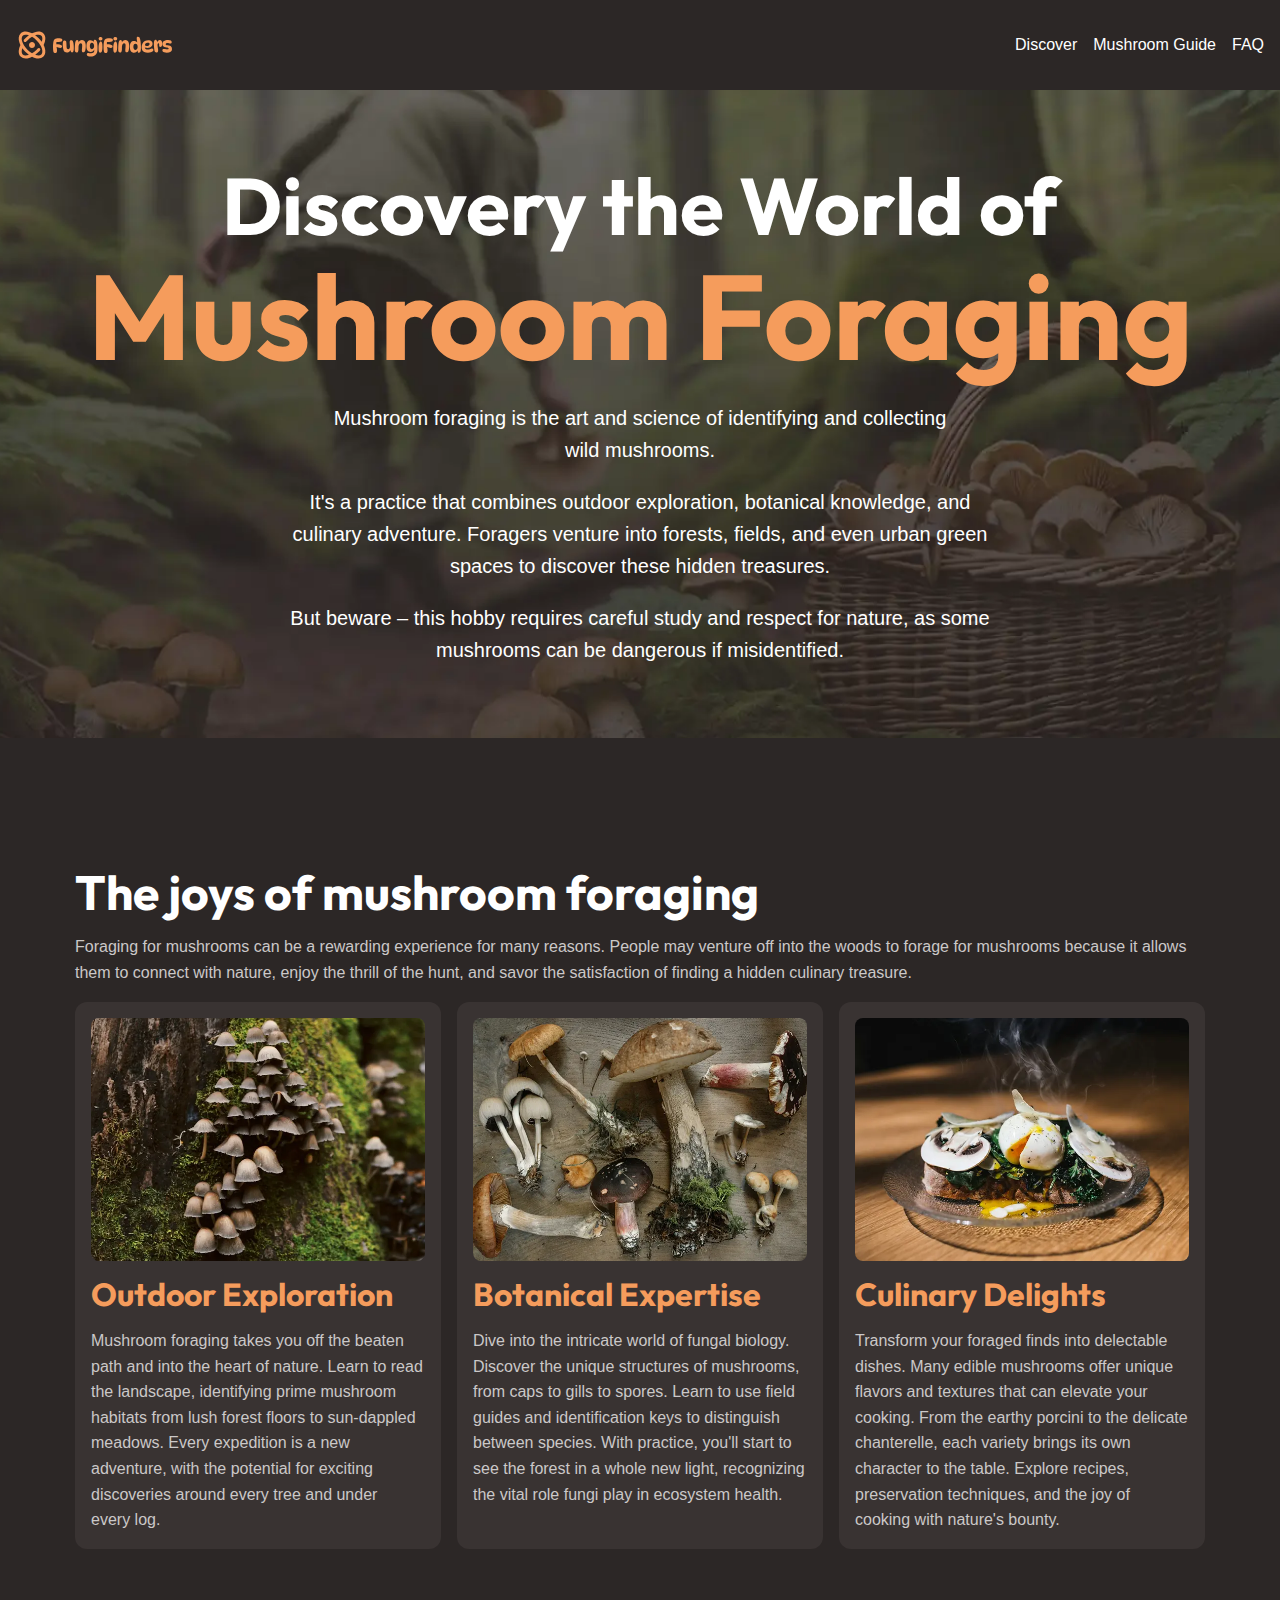
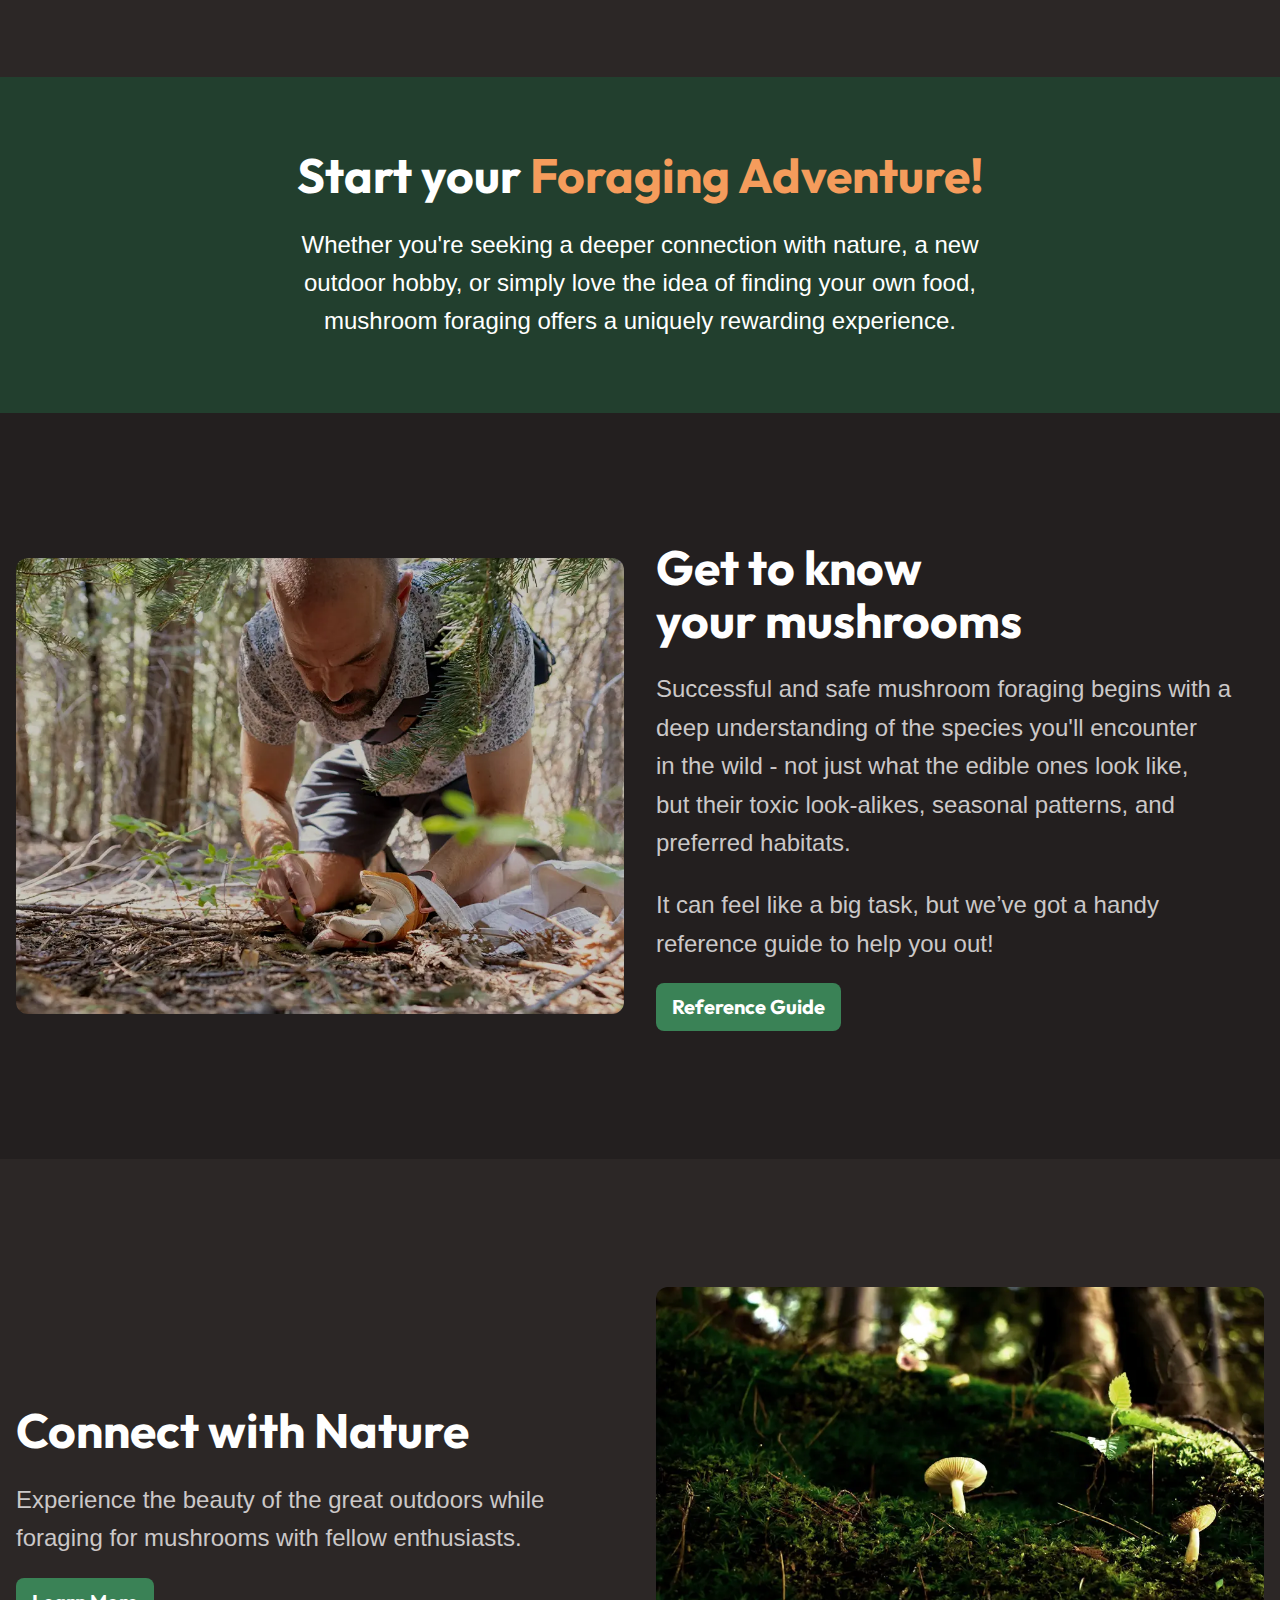
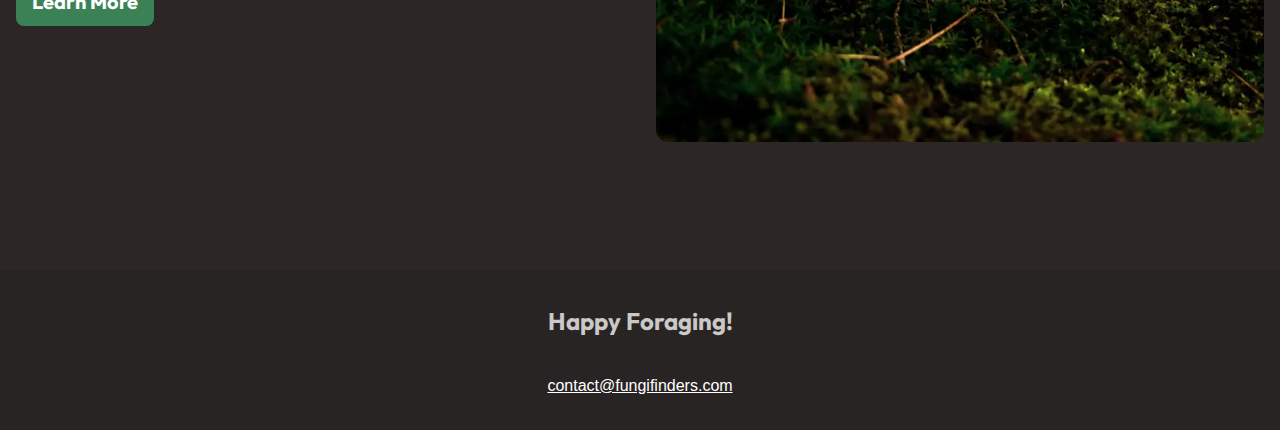
<file: index.html>
<!DOCTYPE html>
<html lang="en">
  <head>
    <meta charset="UTF-8" />
    <meta name="viewport" content="width=device-width, initial-scale=1.0" />
    <title>Fungi Finders</title>
    <link rel="stylesheet" href="/style.css" />
    <link rel="preconnect" href="https://fonts.googleapis.com" />
    <link rel="preconnect" href="https://fonts.gstatic.com" crossorigin />
    <link
      href="https://fonts.googleapis.com/css2?family=Fira+Sans:wght@400;700&family=Outfit:wght@100..900&display=swap"
      rel="stylesheet"
    />
    <script src="/main.js" defer></script>
  </head>
  <body>
    <a class="skip-to-main" href="#main">Skip to main content</a>
    <header class="site-header">
      <div class="wrapper" data-width="wide">
        <div class="site-header__inner">
          <img src="/assets/fungi-finders.svg" alt="Fungi Finders" />
          <button aria-controls="primary-nav" aria-expanded="false">
            <span class="visually-hidden">Menu</span>
            <img src="/assets/hamburger.svg" alt="">
          </button>
          <nav id="primary-nav" class="primary-navigation">
            <ul>
              <li><a href="/">Discover</a></li>
              <li><a href="/mushroom-guide.html">Mushroom Guide</a></li>
              <li><a href="/mushroom-guide.html#faq">FAQ</a></li>
            </ul>
          </nav>
        </div>
      </div>
    </header>
    <main id="main">
      <section class="hero section flow" data-padding="compact">
        <div class="wrapper">
          <h1 class="hero__title">Discovery the World of <span>Mushroom Foraging</span></h1>
        </div>
        <div class="wrapper" data-width="narrow">
          <div class="flow">
            <p>
              Mushroom foraging is the art and science of identifying and
              collecting wild mushrooms.
            </p>
            <p>
              It's a practice that combines outdoor exploration, botanical
              knowledge, and culinary adventure. Foragers venture into forests,
              fields, and even urban green spaces to discover these hidden
              treasures.
            </p>
            <p>
              But beware – this hobby requires careful study and respect for
              nature, as some mushrooms can be dangerous if misidentified.
            </p>
          </div>
        </div>
      </section>

      <section class="section">
        <div class="wrapper flow">
          <h2 class="section-title">The joys of mushroom foraging</h2>
          <p>
            Foraging for mushrooms can be a rewarding experience for many
            reasons. People may venture off into the woods to forage for
            mushrooms because it allows them to connect with nature, enjoy the
            thrill of the hunt, and savor the satisfaction of finding a hidden
            culinary treasure.
          </p>
          <!--  three columns  -->
          <div class="equal-columns">
            <div class="card">
              <img
                src="/assets/outdoor-exploration.webp"
                alt="Tightly grouped mushrooms"
              />
              <h3 class="card__title">Outdoor Exploration</h3>
              <p>
                Mushroom foraging takes you off the beaten path and into the
                heart of nature. Learn to read the landscape, identifying prime
                mushroom habitats from lush forest floors to sun-dappled
                meadows. Every expedition is a new adventure, with the potential
                for exciting discoveries around every tree and under every log.
              </p>
            </div>
            <div class="card">
              <img
                src="/assets/botanical-expertise.webp"
                alt="Wild mushrooms on a table"
              />
              <h3 class="card__title">Botanical Expertise</h3>
              <p>
                Dive into the intricate world of fungal biology. Discover the
                unique structures of mushrooms, from caps to gills to spores.
                Learn to use field guides and identification keys to distinguish
                between species. With practice, you'll start to see the forest
                in a whole new light, recognizing the vital role fungi play in
                ecosystem health.
              </p>
            </div>
            <div class="card">
              <img
                src="/assets/culinary-delight.webp"
                alt="A plate of mushrooms"
              />
              <h3 class="card__title">Culinary Delights</h3>
              <p>
                Transform your foraged finds into delectable dishes. Many edible
                mushrooms offer unique flavors and textures that can elevate
                your cooking. From the earthy porcini to the delicate
                chanterelle, each variety brings its own character to the table.
                Explore recipes, preservation techniques, and the joy of cooking
                with nature's bounty.
              </p>
            </div>
          </div>
        </div>
      </section>

      <section
        class="background-accent text-center section"
        data-padding="compact"
      >
        <div class="wrapper" data-width="narrow">
          <div class="flow font-size-lg text-high-contrast">
            <h2 class="section-title">
              Start your <span class="text-brand">Foraging Adventure!</span>
            </h2>
            <p>
              Whether you're seeking a deeper connection with nature, a new
              outdoor hobby, or simply love the idea of finding your own food,
              mushroom foraging offers a uniquely rewarding experience.
            </p>
          </div>
        </div>
      </section>
      <section class="background-extra-dark section">
        <!-- two columns -->
        <div class="wrapper" data-width="wide">
          <div class="equal-columns" data-gap="large" data-alignment="centered">
            <div>
              <img
                src="/assets/get-to-know.webp"
                alt="A man on his knees harvesting mushroom"
              />
            </div>
            <div class="flow font-size-lg">
              <h2 class="section-title">Get to know your mushrooms</h2>
              <p>
                Successful and safe mushroom foraging begins with a deep
                understanding of the species you'll encounter in the wild - not
                just what the edible ones look like, but their toxic
                look-alikes, seasonal patterns, and preferred habitats.
              </p>
              <p>
                It can feel like a big task, but we’ve got a handy reference
                guide to help you out!
              </p>
              <a class="button"
                ><span class="visually-hidden"
                  >Learn more about wild mushrooms using our handy</span
                >
                Reference Guide</a
              >
            </div>
          </div>
        </div>
      </section>

      <section class="section">
        <!-- two columns -->
        <div class="wrapper" data-width="wide">
          <div class="equal-columns" data-gap="large" data-alignment="centered">
            <div class="flow font-size-lg">
              <h2 class="section-title">Connect with Nature</h2>
              <p>
                Experience the beauty of the great outdoors while foraging for
                mushrooms with fellow enthusiasts.
              </p>
              <a class="button" href=""
                >Learn More
                <span class="visually-hidden"
                  >about the different types of mushrooms using our handy
                  mushroom guide.
                </span></a
              >
            </div>
            <div>
              <div>
                <img
                  src="/assets/nature.webp"
                  alt="A small white mushroom growing on a mossy forest floor"
                />
              </div>
            </div>
          </div>
        </div>
      </section>
    </main>
    <footer class="site-footer">
      <p class="site-footer__title">Happy Foraging!</p>
      <a href="mailto:contact@fungifinders.com">contact@fungifinders.com</a>
    </footer>
  </body>
</html>
</file>
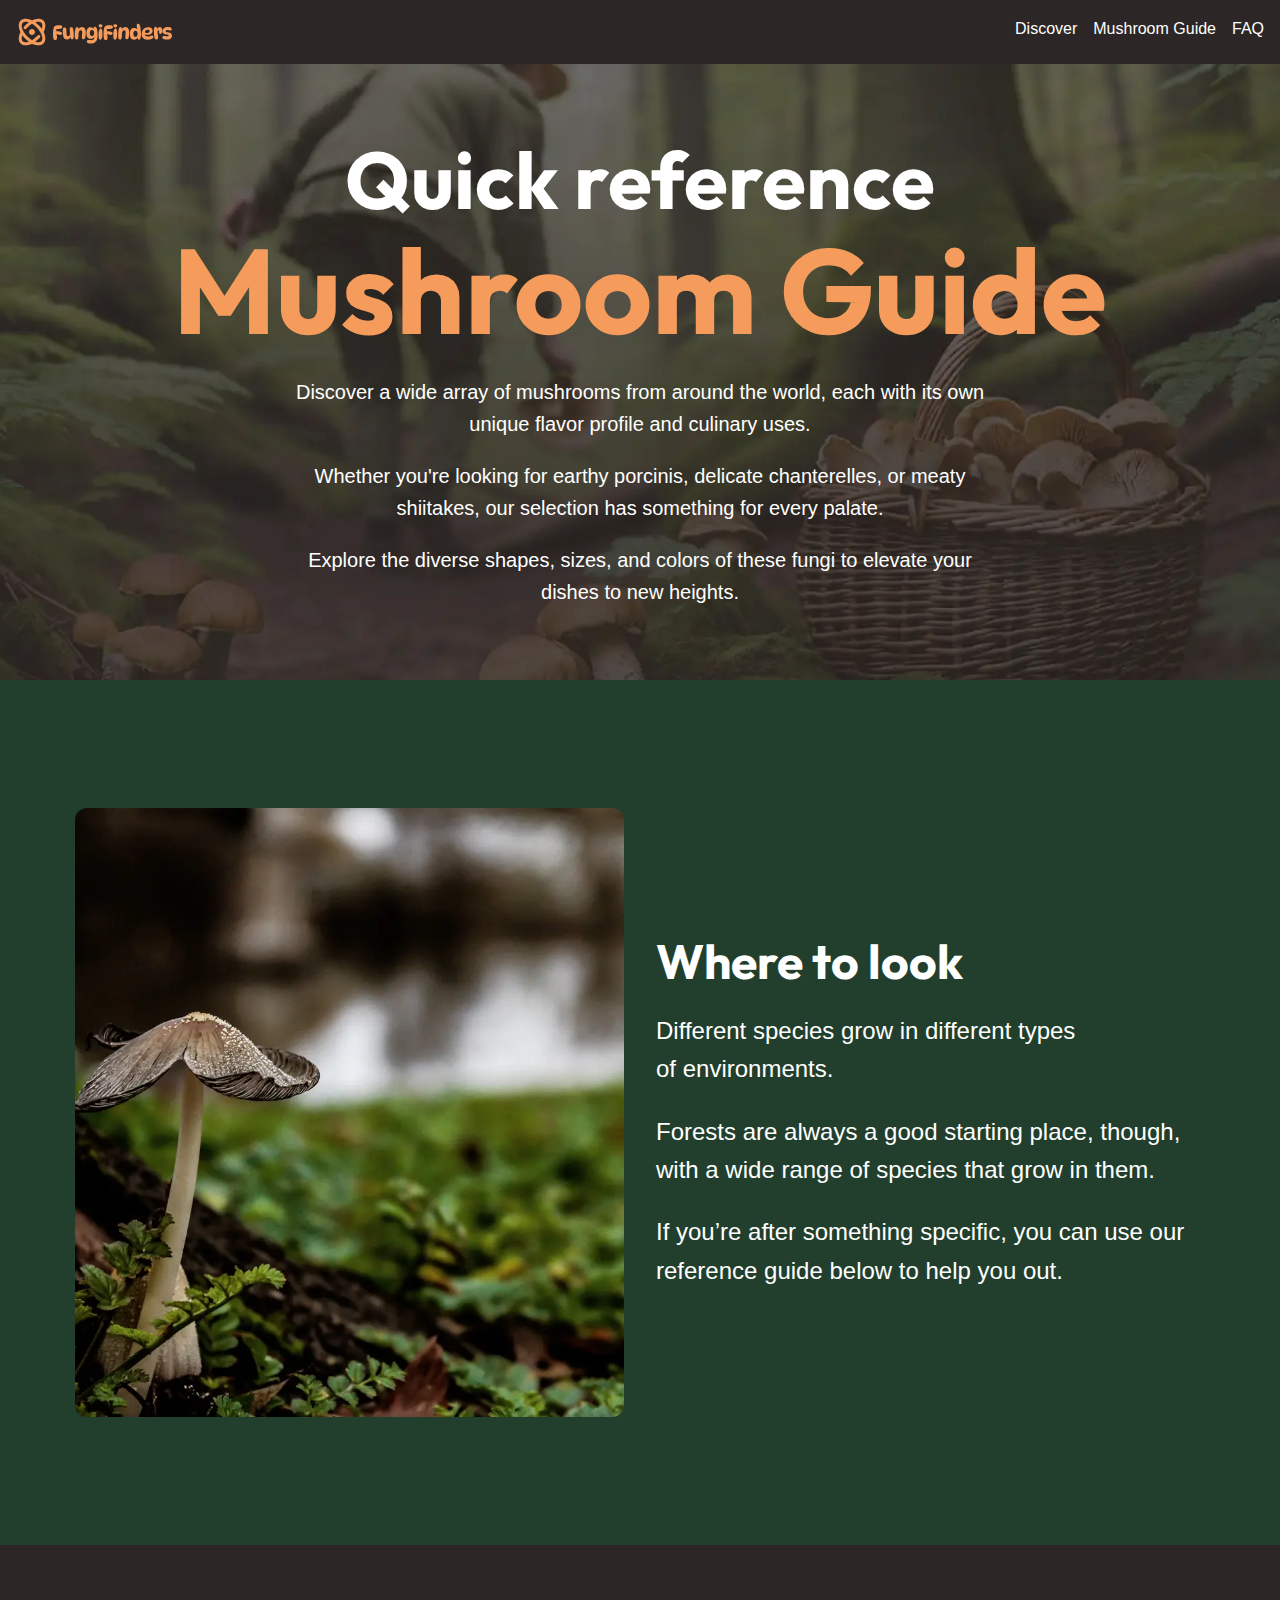
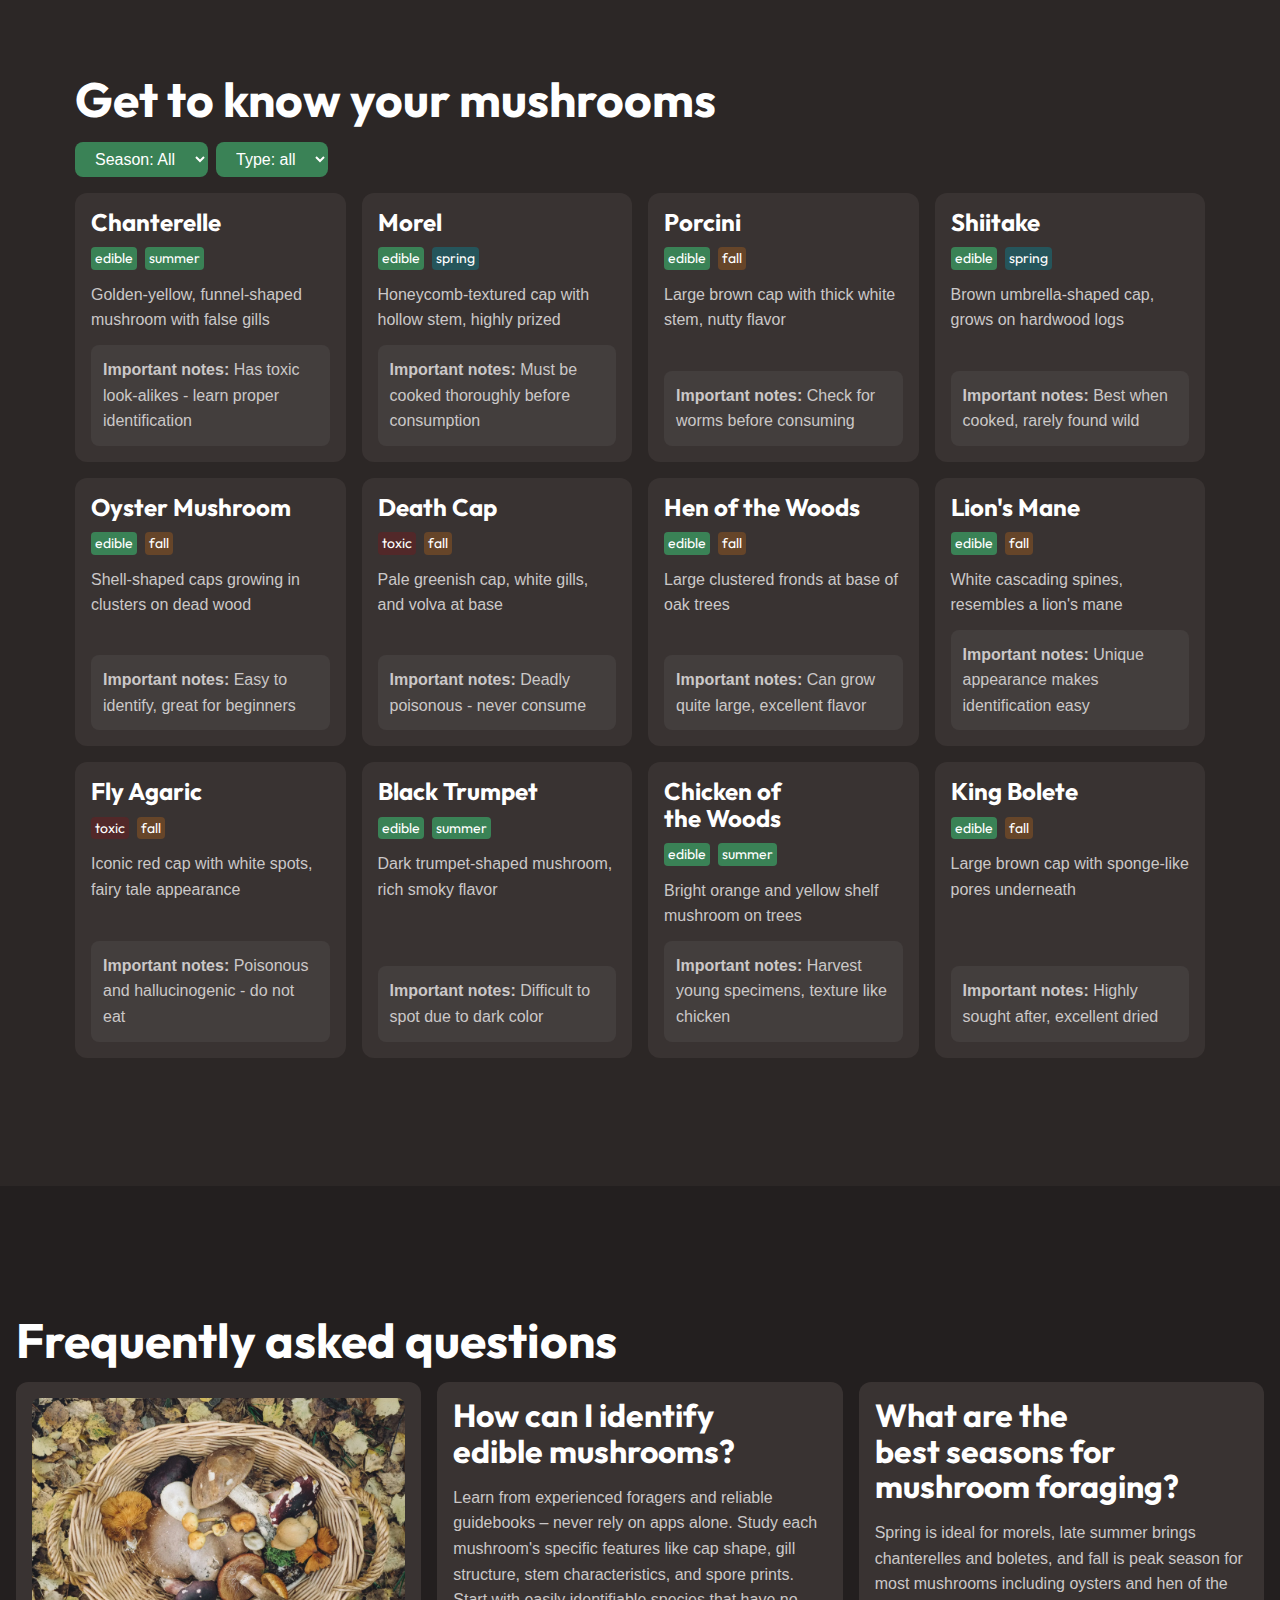
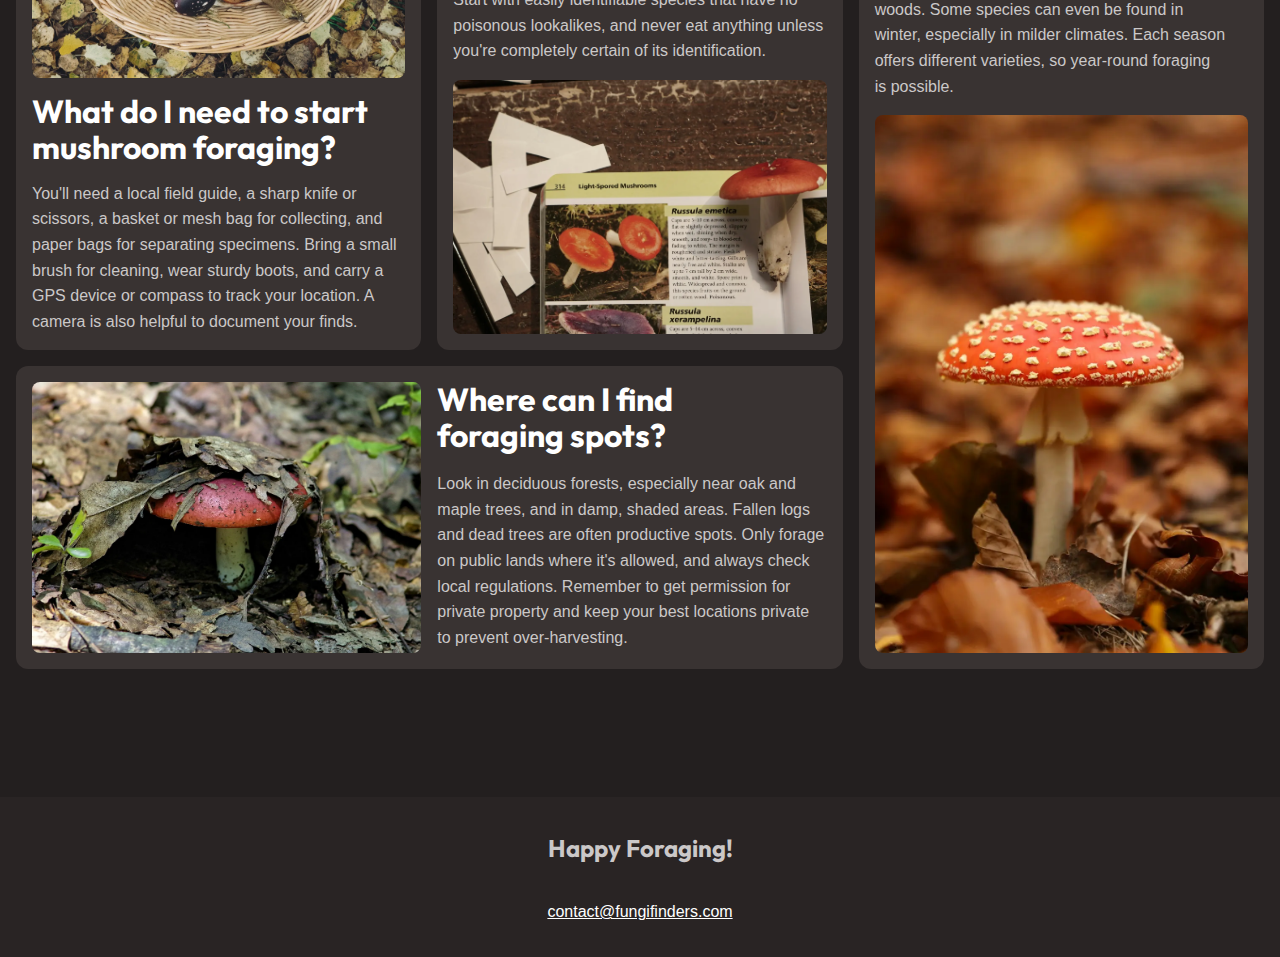
<file: mushroom-guide.html>
<!DOCTYPE html>
<html lang="en">
  <head>
    <meta charset="UTF-8" />
    <meta name="viewport" content="width=device-width, initial-scale=1.0" />
    <title>Fungi Finders</title>
    <link rel="stylesheet" href="/style.css" />
    <link rel="preconnect" href="https://fonts.googleapis.com" />
    <link rel="preconnect" href="https://fonts.gstatic.com" crossorigin />
    <link
      href="https://fonts.googleapis.com/css2?family=Fira+Sans:wght@400;700&family=Outfit:wght@100..900&display=swap"
      rel="stylesheet"
    />
    <script src="/main.js" defer></script>
  </head>
  <body>
    <a class="skip-to-main" href="#main">Skip to main content</a>
    <header class="site-header">
      <div class="wrapper" data-width="wide">
        <div class="site-header__inner">
          <img src="/assets/fungi-finders.svg" alt="Fungi Finders" />
          <button aria-controls="primary-nav" aria-expanded="false">
            <span class="visually-hidden">Menu</span>
            <img src="/assets/hamburger.svg" alt="" />
          </button>
          <nav id="primary-nav" class="primary-navigation">
            <ul role="list">
              <li><a href="/">Discover</a></li>
              <li><a href="/mushroom-guide.html">Mushroom Guide</a></li>
              <li><a href="/mushroom-guide.html#faq">FAQ</a></li>
            </ul>
          </nav>
        </div>
      </div>
    </header>
    <main id="main">
      <section class="hero section flow" data-padding="compact">
        <div class="wrapper">
          <h1 class="hero__title">
            Quick reference <span>Mushroom Guide</span>
          </h1>
        </div>
        <div class="wrapper" data-width="narrow">
          <div class="flow">
            <p>
              Discover a wide array of mushrooms from around the world, each
              with its own unique flavor profile and culinary uses.
            </p>
            <p>
              Whether you're looking for earthy porcinis, delicate chanterelles,
              or meaty shiitakes, our selection has something for every palate.
            </p>
            <p>
              Explore the diverse shapes, sizes, and colors of these fungi to
              elevate your dishes to new heights.
            </p>
          </div>
        </div>
      </section>

      <!-- Where to look -->
      <section class="section background-accent">
        <div class="wrapper">
          <div class="equal-columns" data-alignment="centered" data-gap="large">
            <div>
              <img
                src="assets/where-to-look.webp"
                alt="A white mushroom with a large cap in the forest floor"
              />
            </div>
            <div class="flow font-size-lg text-high-contrast">
              <h2 class="section-title">Where to look</h2>
              <p>Different species grow in different types of environments.</p>
              <p>
                Forests are always a good starting place, though, with a wide
                range of species that grow in them.
              </p>
              <p>
                If you’re after something specific, you can use our reference
                guide below to help you out.
              </p>
            </div>
          </div>
        </div>
      </section>

      <section class="mushroom-guide section">
        <div class="wrapper">
          <div class="flow">
            <h2 class="section-title">Get to know your mushrooms</h2>
            <div class="flex-group">
              <select>
                <option value="all">Season: All</option>
                <option value="spring">Spring</option>
                <option value="summer">Summer</option>
                <option value="fall">Fall</option>
              </select>
              <select>
                <option value="all">Type: all</option>
                <option value="edible">Edible</option>
                <option value="toxic">Toxic</option>
              </select>
            </div>
            <!-- grid of mushrooms -->
            <div class="grid-auto-fit">
              <!-- 12 cards here -->
              <div class="card">
                <h3 class="card__title">Chanterelle</h3>
                <ul
                  class="tag-list"
                  role="list"
                  aria-label="Mushroom characteristics"
                >
                  <li data-edible="edible">
                    <span class="visually-hidden">This mushroom is</span>edible
                  </li>
                  <li data-season="summer">
                    <span class="visually-hidden"
                      >Best season to harvest this mushroom is</span
                    >summer
                  </li>
                </ul>
                <p>Golden-yellow, funnel-shaped mushroom with false gills</p>
                <div class="card__note">
                  <strong>Important notes: </strong>Has toxic look-alikes -
                  learn proper identification
                </div>
              </div>
              <div class="card">
                <h3 class="card__title">Morel</h3>
                <ul
                  class="tag-list"
                  role="list"
                  aria-label="Mushroom characteristics"
                >
                  <li data-edible="edible">
                    <span class="visually-hidden">This mushroom is</span>edible
                  </li>
                  <li data-season="spring">
                    <span class="visually-hidden"
                      >Best season to harvest this mushroom is</span
                    >spring
                  </li>
                </ul>
                <p>Honeycomb-textured cap with hollow stem, highly prized</p>
                <div class="card__note">
                  <strong>Important notes: </strong>Must be cooked thoroughly
                  before consumption
                </div>
              </div>
              <div class="card">
                <h3 class="card__title">Porcini</h3>
                <ul
                  class="tag-list"
                  role="list"
                  aria-label="Mushroom characteristics"
                >
                  <li data-edible="edible">
                    <span class="visually-hidden">This mushroom is</span>edible
                  </li>
                  <li data-season="fall">
                    <span class="visually-hidden"
                      >Best season to harvest this mushroom is</span
                    >fall
                  </li>
                </ul>
                <p>Large brown cap with thick white stem, nutty flavor</p>
                <div class="card__note">
                  <strong>Important notes: </strong>Check for worms before
                  consuming
                </div>
              </div>
              <div class="card">
                <h3 class="card__title">Shiitake</h3>
                <ul
                  class="tag-list"
                  role="list"
                  aria-label="Mushroom characteristics"
                >
                  <li data-edible="edible">
                    <span class="visually-hidden">This mushroom is</span>edible
                  </li>
                  <li data-season="spring">
                    <span class="visually-hidden"
                      >Best season to harvest this mushroom is</span
                    >spring
                  </li>
                </ul>
                <p>Brown umbrella-shaped cap, grows on hardwood logs</p>
                <div class="card__note">
                  <strong>Important notes: </strong>Best when cooked, rarely
                  found wild
                </div>
              </div>
              <div class="card">
                <h3 class="card__title">Oyster Mushroom</h3>
                <ul
                  class="tag-list"
                  role="list"
                  aria-label="Mushroom characteristics"
                >
                  <li data-edible="edible">
                    <span class="visually-hidden">This mushroom is</span>edible
                  </li>
                  <li data-season="fall">
                    <span class="visually-hidden"
                      >Best season to harvest this mushroom is</span
                    >fall
                  </li>
                </ul>
                <p>Shell-shaped caps growing in clusters on dead wood</p>
                <div class="card__note">
                  <strong>Important notes: </strong>Easy to identify, great for
                  beginners
                </div>
              </div>
              <div class="card">
                <h3 class="card__title">Death Cap</h3>
                <ul
                  class="tag-list"
                  role="list"
                  aria-label="Mushroom characteristics"
                >
                  <li data-edible="toxic">
                    <span class="visually-hidden">This mushroom is</span>toxic
                  </li>
                  <li data-season="fall">
                    <span class="visually-hidden"
                      >Best season to harvest this mushroom is</span
                    >fall
                  </li>
                </ul>
                <p>Pale greenish cap, white gills, and volva at base</p>
                <div class="card__note">
                  <strong>Important notes: </strong>Deadly poisonous - never
                  consume
                </div>
              </div>
              <div class="card">
                <h3 class="card__title">Hen of the Woods</h3>
                <ul
                  class="tag-list"
                  role="list"
                  aria-label="Mushroom characteristics"
                >
                  <li data-edible="edible">
                    <span class="visually-hidden">This mushroom is</span>edible
                  </li>
                  <li data-season="fall">
                    <span class="visually-hidden"
                      >Best season to harvest this mushroom is</span
                    >fall
                  </li>
                </ul>
                <p>Large clustered fronds at base of oak trees</p>
                <div class="card__note">
                  <strong>Important notes: </strong>Can grow quite large,
                  excellent flavor
                </div>
              </div>
              <div class="card">
                <h3 class="card__title">Lion's Mane</h3>
                <ul
                  class="tag-list"
                  role="list"
                  aria-label="Mushroom characteristics"
                >
                  <li data-edible="edible">
                    <span class="visually-hidden">This mushroom is</span>edible
                  </li>
                  <li data-season="fall">
                    <span class="visually-hidden"
                      >Best season to harvest this mushroom is</span
                    >fall
                  </li>
                </ul>
                <p>White cascading spines, resembles a lion's mane</p>
                <div class="card__note">
                  <strong>Important notes: </strong>Unique appearance makes
                  identification easy
                </div>
              </div>
              <div class="card">
                <h3 class="card__title">Fly Agaric</h3>
                <ul
                  class="tag-list"
                  role="list"
                  aria-label="Mushroom characteristics"
                >
                  <li data-edible="toxic">
                    <span class="visually-hidden">This mushroom is</span>toxic
                  </li>
                  <li data-season="fall">
                    <span class="visually-hidden"
                      >Best season to harvest this mushroom is</span
                    >fall
                  </li>
                </ul>
                <p>Iconic red cap with white spots, fairy tale appearance</p>
                <div class="card__note">
                  <strong>Important notes: </strong>Poisonous and hallucinogenic
                  - do not eat
                </div>
              </div>
              <div class="card">
                <h3 class="card__title">Black Trumpet</h3>
                <ul
                  class="tag-list"
                  role="list"
                  aria-label="Mushroom characteristics"
                >
                  <li data-edible="edible">
                    <span class="visually-hidden">This mushroom is</span>edible
                  </li>
                  <li data-season="summer">
                    <span class="visually-hidden"
                      >Best season to harvest this mushroom is</span
                    >summer
                  </li>
                </ul>
                <p>Dark trumpet-shaped mushroom, rich smoky flavor</p>
                <div class="card__note">
                  <strong>Important notes: </strong>Difficult to spot due to
                  dark color
                </div>
              </div>
              <div class="card">
                <h3 class="card__title">Chicken of the Woods</h3>
                <ul
                  class="tag-list"
                  role="list"
                  aria-label="Mushroom characteristics"
                >
                  <li data-edible="edible">
                    <span class="visually-hidden">This mushroom is</span>edible
                  </li>
                  <li data-season="summer">
                    <span class="visually-hidden"
                      >Best season to harvest this mushroom is</span
                    >summer
                  </li>
                </ul>
                <p>Bright orange and yellow shelf mushroom on trees</p>
                <div class="card__note">
                  <strong>Important notes: </strong>Harvest young specimens,
                  texture like chicken
                </div>
              </div>
              <div class="card">
                <h3 class="card__title">King Bolete</h3>
                <ul
                  class="tag-list"
                  role="list"
                  aria-label="Mushroom characteristics"
                >
                  <li data-edible="edible">
                    <span class="visually-hidden">This mushroom is</span>edible
                  </li>
                  <li data-season="fall">
                    <span class="visually-hidden"
                      >Best season to harvest this mushroom is</span
                    >fall
                  </li>
                </ul>
                <p>Large brown cap with sponge-like pores underneath</p>
                <div class="card__note">
                  <strong>Important notes: </strong>Highly sought after,
                  excellent dried
                </div>
              </div>
            </div>
          </div>
        </div>
      </section>

      <!-- FAQ -->
      <section id="faq" class="background-extra-dark section">
        <div class="wrapper flow" data-width="wide">
          <h2 class="section-title">Frequently asked questions</h2>
          <div class="faq-bento">
            <div class="card">
              <img
                src="assets/start-foraging.webp"
                alt="basket full of wild mushrooms"
              />
              <h3 class="card__title">
                What do I need to start mushroom foraging?
              </h3>
              <p>
                You'll need a local field guide, a sharp knife or scissors, a
                basket or mesh bag for collecting, and paper bags for separating
                specimens. Bring a small brush for cleaning, wear sturdy boots,
                and carry a GPS device or compass to track your location. A
                camera is also helpful to document your finds.
              </p>
            </div>
            <div class="card">
              <img
                src="assets/identify-mushrooms.webp"
                alt="A mushroom on top of a book"
              />
              <h3 class="card__title">How can I identify edible mushrooms?</h3>
              <p>
                Learn from experienced foragers and reliable guidebooks – never
                rely on apps alone. Study each mushroom's specific features like
                cap shape, gill structure, stem characteristics, and spore
                prints. Start with easily identifiable species that have no
                poisonous lookalikes, and never eat anything unless you're
                completely certain of its identification.
              </p>
            </div>
            <div class="card">
              <img
                src="assets/where-to-find.webp"
                alt="A mushroom covered with leafs"
              />
              <h3 class="card__title">Where can I find foraging spots?</h3>
              <p>
                Look in deciduous forests, especially near oak and maple trees,
                and in damp, shaded areas. Fallen logs and dead trees are often
                productive spots. Only forage on public lands where it's
                allowed, and always check local regulations. Remember to get
                permission for private property and keep your best locations
                private to prevent over-harvesting.
              </p>
            </div>
            <div class="card">
              <img
                src="assets/best-seasons.webp"
                alt="A red capped mushroom with white dots growing during fall"
              />
              <h3 class="card__title">
                What are the best seasons for mushroom foraging?
              </h3>
              <p>
                Spring is ideal for morels, late summer brings chanterelles and
                boletes, and fall is peak season for most mushrooms including
                oysters and hen of the woods. Some species can even be found in
                winter, especially in milder climates. Each season offers
                different varieties, so year-round foraging is possible.
              </p>
            </div>
          </div>
        </div>
      </section>
    </main>
    <footer class="site-footer">
      <p class="site-footer__title">Happy Foraging!</p>
      <a href="mailto:contact@fungifinders.com">contact@fungifinders.com</a>
    </footer>
  </body>
</html>
</file>
<file: style.css>
@layer reset {
  *,
  *::before,
  *::after {
    box-sizing: border-box;
  }

  /* https://kilianvalkhof.com/2022/css-html/your-css-reset-needs-text-size-adjust-probably/ */
  html {
    -moz-text-size-adjust: none;
    -webkit-text-size-adjust: none;
    text-size-adjust: none;
  }

  body,
  h1,
  h2,
  h3,
  h4,
  p,
  figure,
  blockquote,
  dl,
  dd {
    margin: 0;
  }

  /* https://www.scottohara.me/blog/2019/01/12/lists-and-safari.html */
  [role="list"] {
    list-style: none;
    margin: 0;
    padding: 0;
  }

  body {
    min-block-size: 100vh;
    line-height: 1.6;
  }

  h1,
  h2,
  h3,
  button,
  input,
  label {
    line-height: 1.1;
  }

  h1,
  h2,
  h3,
  h4 {
    text-wrap: balance;
  }

  p,
  li {
    list-style: none;
    text-wrap: pretty;
  }

  img,
  picture {
    max-inline-size: 100%;
    display: block;
  }

  input,
  button,
  textarea,
  select {
    font: inherit;
  }
}

@layer base {
  :root {
    --clr-white: hsl(0, 0%, 100%);
    --clr-gray-100: hsl(0, 2%, 79%);
    --clr-brand-400: hsl(25, 88%, 75%);
    --clr-brand-500: hsl(25, 88%, 66%);
    --clr-green-400: hsl(143, 19%, 49%);
    --clr-green-500: hsl(143, 38%, 37%);
    --clr-green-600: hsl(145, 29%, 19%);
    --clr-brown-500: hsl(10, 5%, 25%);
    --clr-brown-600: hsl(9, 7%, 21%);
    --clr-brown-700: hsl(9, 8%, 16%);
    --clr-brown-800: hsl(0, 6%, 15%);
    --clr-brown-900: hsl(0, 6%, 13%);

    --clr-orange-500: hsl(28, 43%, 28%);
    --clr-red-500: hsl(359, 34%, 24%);
    --clr-teal-500: hsl(186, 42%, 25%);

    --ff-body: "Fire Sans", sans-serif;
    --ff-heading: "Outfit", sans-serif;

    --fs-300: 0.875rem;
    --fs-400: 1rem;
    --fs-500: 1.125rem;
    --fs-600: 1.25rem;
    --fs-700: 1.5rem;
    --fs-800: 2rem;
    --fs-900: 3.75rem;
    --fs-1000: 3.75rem;

    @media (width > 760px) {
      --fs-500: 1.25rem;
      --fs-600: 1.5rem;
      --fs-700: 2rem;
      --fs-800: 3rem;
      --fs-900: 5rem;
      --fs-1000: 7.5rem;
    }
  }

  :root {
    --text-main: var(--clr-gray-100);
    --text-high-contrast: var(--clr-white);
    --text-brand: var(--clr-brand-500);
    --text-brand-light: var(--clr-brand-400);

    --background-accent-light: var(--clr-green-400);
    --background-accent-main: var(--clr-green-500);
    --background-accent-dark: var(--clr-green-600);

    --background-extra-light: var(--clr-brown-500);
    --background-light: var(--clr-brown-600);
    --background-main: var(--clr-brown-700);
    --background-dark: var(--clr-brown-800);
    --background-extra-dark: var(--clr-brown-900);

    --font-size-heading-sm: var(--fs-700);
    --font-size-heading-regular: var(--fs-800);
    --font-size-heading-lg: var(--fs-900);
    --font-size-heading-xl: var(--fs-1000);

    --font-size-sm: var(--fs-300);
    --font-size-regular: var(--fs-400);
    --font-size-md: var(--fs-500);
    --font-size-lg: var(--fs-600);

    --border-radius-1: 0.25rem;
    --border-radius-2: 0.5rem;
    --border-radius-3: 0.75rem;
  }

  html {
    font-family: var(--ff-body);
    line-height: 1.6;
  }

  @media (prefers-reduced-motion: no-preference) {
    html {
      scroll-behavior: smooth;
    }
  }

  body {
    font-size: var(--font-size-regular);
    color: var(--text-main);
    background-color: var(--background-main);
  }

  h1,
  h2,
  h3,
  h4 {
    font-family: var(--ff-heading);
    color: var(--text-high-contrast);
  }

  h1 {
    font-size: var(--font-size-heading-lg);
  }

  a {
    color: var(--text-high-contrast);
  }

  a:hover,
  a:focus-visible {
    color: var(--text-brand-light);
  }

  img {
    border-radius: var(--border-radius-3);
  }
}

@layer layout {
  .flex-group {
    display: flex;
    flex-wrap: wrap;
    gap: 0.5rem;
  }
  /* :not(:first-child) is the same as * + * */
  .flow > * + * {
    margin-top: var(--flow-spacer, 1em);
  }

  .grid-flow {
    display: grid;
    gap: var(--grid-flow-gap, 1rem);
  }

  .grid-auto-fit {
    --auto-fit-min-col-size: 250px;
    display: grid;
    gap: 1rem;
    grid-template-columns: repeat(
      auto-fit,
      minmax(min(var(--auto-fit-min-col-size), 100%), 1fr)
    );
  }

  .equal-columns {
    display: grid;
    gap: var(--equal-columns-gap, 1rem);
    align-items: var(--equal-columns-vertical-alignment, stretch);

    @media (width > 760px) {
      grid-auto-flow: column;
      grid-auto-columns: 1fr;
    }

    &[data-gap="large"] {
      --equal-columns-gap: 2rem;
    }

    &[data-alignment="centered"] {
      --equal-columns-vertical-alignment: center;
    }
  }

  .section {
    --padding: 3.75rem;
    padding-block: var(--padding);

    @media (width > 760px) {
      --padding: 8rem;

      &[data-padding="compact"] {
        --padding: 4.5rem;
      }
    }
  }

  .wrapper {
    --wrapper-max-width: 1130px;

    max-width: var(--wrapper-max-width);
    margin-inline: auto;
    padding-inline: 1rem;
    box-sizing: content-box;

    &[data-width="narrow"] {
      --wrapper-max-width: 720px;
    }

    &[data-width="wide"] {
      --wrapper-max-width: 1330px;
    }
  }
}

@layer components {
  .skip-to-main:not(:focus) {
    clip: rect(0 0 0 0);
    clip-path: inset(50%);
    height: 1px;
    overflow: hidden;
    position: absolute;
    white-space: nowrap;
    width: 1px;
  }

  .skip-to-main {
    position: absolute;
    background: var(--background-accent-main);
    padding: 1rem;
    border-radius: var(--border-radius-2);
  }

  .site-header {
    padding-block: 1rem;
  }
  .site-header__inner {
    display: flex;
    flex-wrap: wrap;
    gap: 1rem;
    justify-content: space-between;
  }

  [aria-controls="primary-nav"] {
    z-index: 100;
    background: transparent;
    border: 0;
    cursor: pointer;

    img {
      border-radius: 0;
    }
  }

  [aria-controls="primary-nav"] {
    display: none;
  }

  .primary-navigation {
    ul {
      flex-wrap: wrap;
      display: flex;
      gap: 0.5rem 1rem;
    }

    a {
      text-decoration: none;
    }

    @media (width < 760px) {
      display: none;

      position: absolute;
      z-index: 10;
      top: 0;
      right: 0;
      font-size: var(--font-size-lg);
      font-weight: 700;
      font-family: var(--ff-heading);
      background-color: var(--background-accent-main);
      padding: 2rem;
      border-radius: 0 0 0 var(--border-radius-2);

      ul {
        gap: 0;
        flex-direction: column;
        padding-inline-start: 12px;
      }

      li + li {
        margin-block-start: 1.5rem;
        padding-block-start: 1.5rem;
        border-top: 2px solid var(--background-accent-light);
      }
    }
  }

  @media (width < 760px) {
    [aria-controls="primary-nav"] {
      display: block;
    }
    [aria-expanded="true"] ~ .primary-navigation {
      display: block;
    }
  }

  .site-footer {
    text-align: center;
    background-color: var(--background-dark);
    padding-block: 2rem;
    display: grid;
    gap: 2rem;

    a {
      color: var(--text-high-contrast);
    }

    a:hover,
    a:focus-visible {
      color: var(--text-brand-light);
    }
  }

  .site-footer__title {
    font-size: var(--font-size-lg);
    font-family: var(--ff-heading);
    font-weight: 700;
  }

  .hero {
    text-align: center;
    font-size: var(--font-size-md);
    color: var(--text-high-contrast);
    background-image: url(assets/hero.webp);
    background-size: cover;
    background-position: center;
  }

  .hero__title {
    font-size: var(--font-size-heading-lg);

    span {
      font-size: var(--font-size-heading-xl);
      color: var(--text-brand);
      display: block;
    }
  }

  .mushroom-guide {
    --card-title-font-size: var(--font-size-lg);
    --card-title-color: var(--text-high-contrast);
    --card-gap: 0.75rem;
  }

  .faq-bento {
    --card-title-color: var(--text-high-contrast);

    display: grid;
    gap: 1rem;
    grid-template-areas:
      "card-one"
      "card-two"
      "card-three"
      "card-four";

    @media (width>600px) {
      /* grid-template-columns: repeat(2, 1fr); */
      grid-template-areas:
        "card-one card-two"
        "card-three card-four";
    }

    @media (width>900px) {
      grid-template-columns: repeat(3, 1fr);
      grid-template-areas:
        "card-one card-two card-four"
        "card-three card-three card-four";
    }

    .card > img {
      height: 100%;
      object-fit: cover;
    }

    @media (width > 600px) {
      .card:nth-child(even) > img {
        order: 3;
      }
    }

    .card:nth-child(1) {
      grid-area: card-one;
    }
    .card:nth-child(2) {
      grid-area: card-two;
    }
    .card:nth-child(3) {
      grid-area: card-three;
      @media (width > 900px) {
        display: grid;
        gap: 1rem;
        grid-template-columns: 1fr 1fr;

        img {
          grid-column: 1 / 2;
          grid-row: 1 / 3;
        }
      }
    }
    .card:nth-child(4) {
      grid-area: card-four;
    }
  }

  .card {
    display: flex;
    flex-direction: column;
    gap: var(--card-gap, 1rem);
    padding: 1rem;
    background-color: var(--background-light);
    border-radius: var(--border-radius-3);

    img {
      border-radius: var(--border-radius-2);
    }
  }

  .card__title {
    font-size: var(--card-title-font-size, var(--font-size-heading-sm));
    color: var(--card-title-color, var(--text-brand));
  }

  .card__note {
    margin-block-start: auto;
    background-color: var(--background-extra-light);
    padding: 0.75rem;
    border-radius: var(--border-radius-2);
  }

  .tag-list {
    display: flex;
    gap: 0.5rem;
    flex-wrap: wrap;

    li {
      font-family: var(--ff-heading);
      font-size: var(--font-size-sm);
      color: var(--text-high-contrast);
      padding: 0rem 0.25rem;
      background-color: var(--tag-bg, red);
      border-radius: var(--border-radius-1);
    }

    [data-edible="edible"] {
      background-color: var(--background-accent-main);
    }
    [data-edible="toxic"] {
      background-color: var(--clr-red-500);
    }
    [data-season="summer"] {
      background-color: var(--background-accent-main);
    }
    [data-season="spring"] {
      background-color: var(--clr-teal-500);
    }
    [data-season="fall"] {
      background-color: var(--clr-orange-500);
    }
  }

  .button {
    text-decoration: none;
    font-size: var(--font-size-md);
    cursor: pointer;
    display: inline-flex;
    padding: 0.5rem 1rem;
    background-color: var(--background-accent-main);
    font-family: var(--ff-heading);
    font-weight: 700;
    border-radius: var(--border-radius-2);
  }

  .button:hover,
  .button:focus-visible {
    color: var(--text-high-contrast);
    background-color: var(--background-accent-light);
  }

  select {
    padding: 0.5rem 1rem;
    background-color: var(--background-accent-main);
    border: 0;
    border-radius: var(--border-radius-2);
    color: var(--text-high-contrast);
  }
}

@layer utilities {
  .visually-hidden {
    clip: rect(0 0 0 0);
    clip-path: inset(50%);
    height: 1px;
    overflow: hidden;
    position: absolute;
    white-space: nowrap;
    width: 1px;
  }

  .text-center {
    text-align: center;
  }

  .text-brand {
    color: var(--text-brand);
  }

  .text-high-contrast {
    color: var(--text-high-contrast);
  }

  .section-title {
    font-size: var(--font-size-heading-regular);
  }

  .background-base {
    background-color: var(--background-base);
  }
  .background-light {
    background-color: var(--background-light);
  }
  .background-extra-light {
    background-color: var(--background-extra-light);
  }
  .background-dark {
    background-color: var(--background-dark);
  }
  .background-extra-dark {
    background-color: var(--background-extra-dark);
  }

  .background-accent {
    background-color: var(--background-accent-dark);
  }

  .font-size-sm {
    font-size: var(--font-size-sm);
  }
  .font-size-regular {
    font-size: var(--font-size-regular);
  }
  .font-size-md {
    font-size: var(--font-size-md);
  }
  .font-size-lg {
    font-size: var(--font-size-lg);
  }
}
</file>
